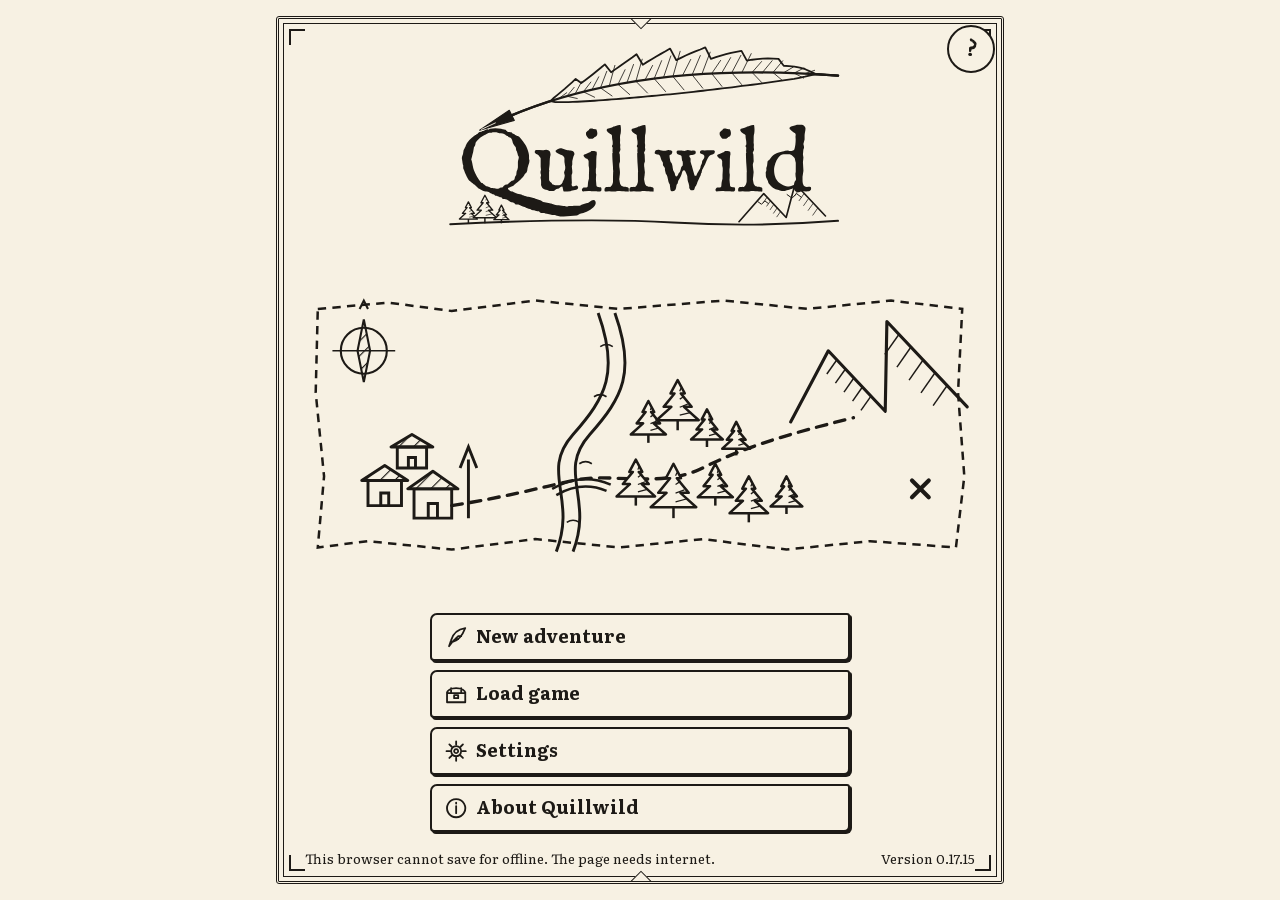
<file: index.html>
<!doctype html>
<html lang="de">
<head>
<meta charset="utf-8">
<meta name="viewport" content="width=device-width, initial-scale=1">
<meta name="robots" content="noindex, nofollow">
<meta name="theme-color" content="#f7f1e3">
<title>Quillwild</title>
<link rel="icon" type="image/png" sizes="32x32" href="assets/icons/favicon-32.png">
<link rel="icon" type="image/svg+xml" href="assets/logo/logo-a-icon.svg">
<link rel="apple-touch-icon" href="assets/icons/apple-touch-icon.png">
<link rel="manifest" href="manifest.webmanifest">
<link rel="stylesheet" href="qw.css?v=0.17.15">
</head>
<body>
<div id="app"></div>
<script src="qw.js?v=0.17.15"></script>
<script>QW.ui.start();</script>
</body>
</html>
</file>
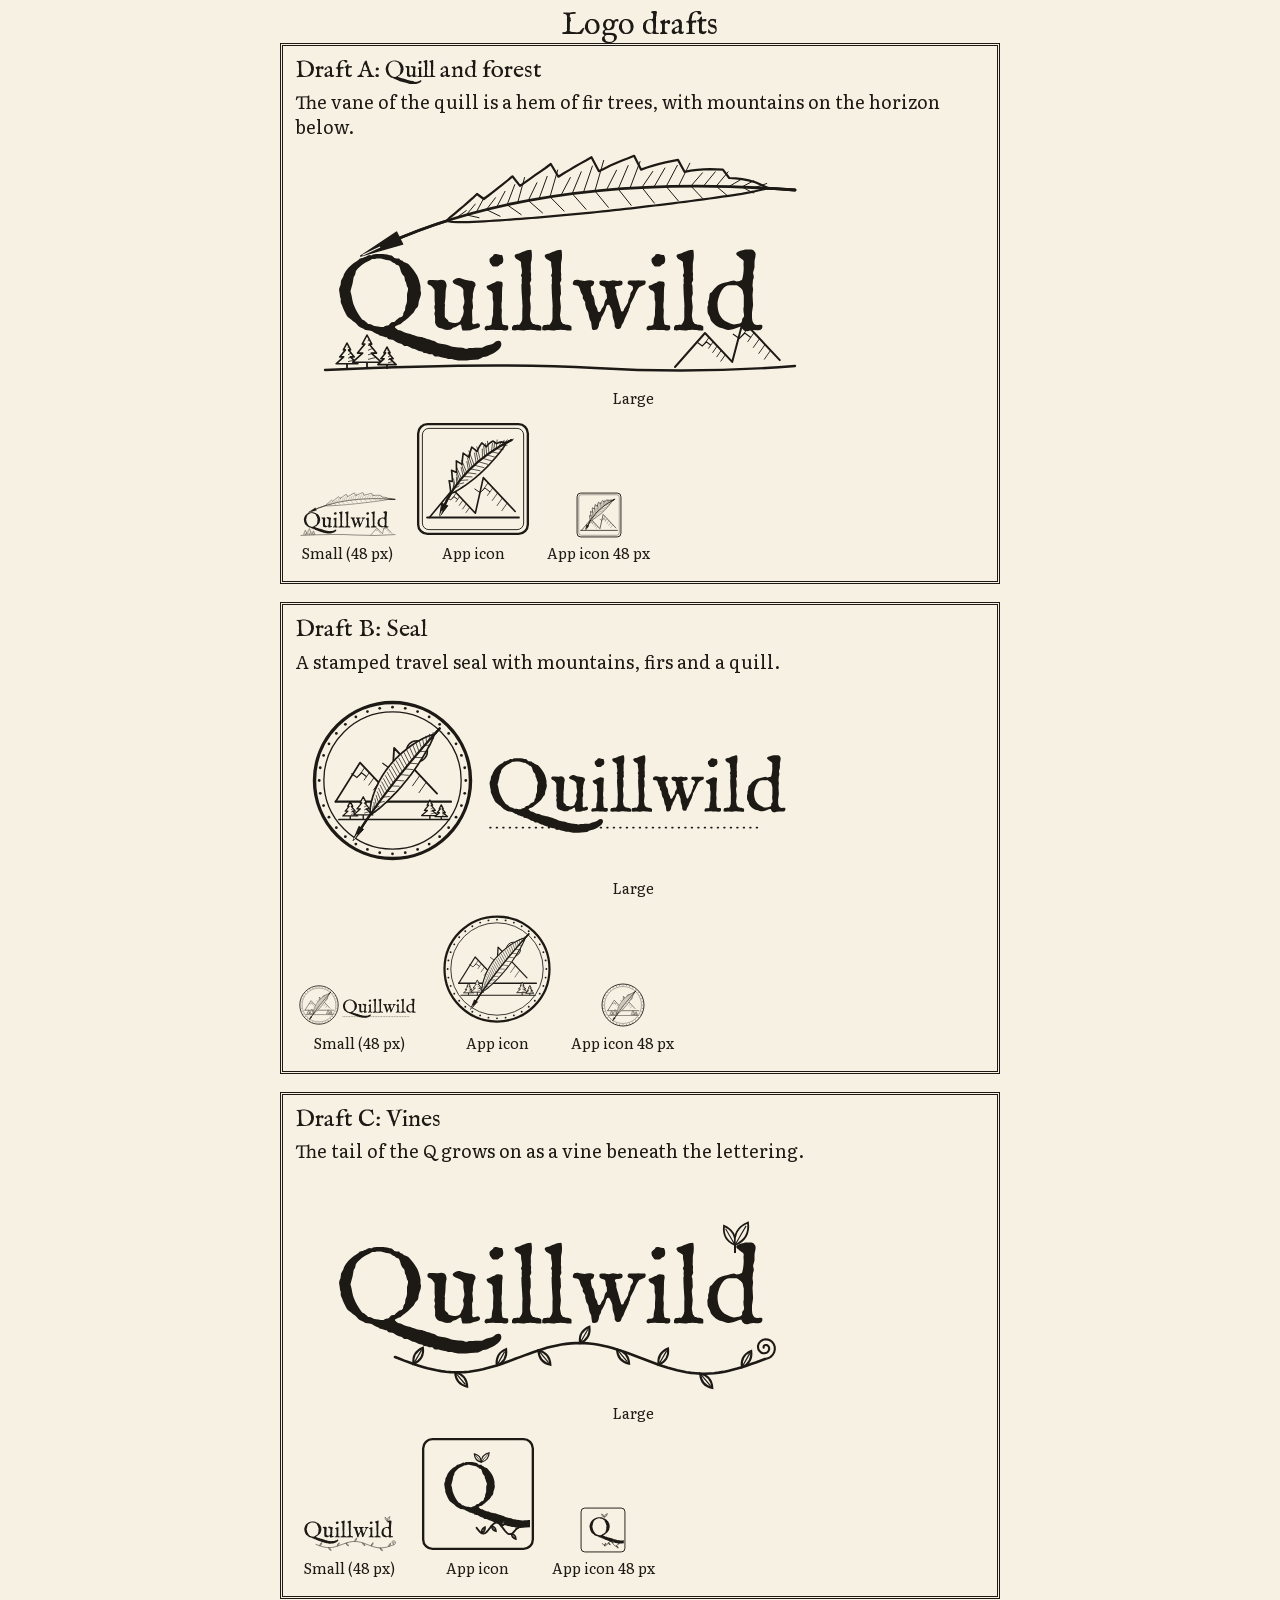
<file: logo-entwuerfe.html>
<!doctype html>
<html lang="de">
<head>
<meta charset="utf-8">
<meta name="viewport" content="width=device-width, initial-scale=1">
<meta name="robots" content="noindex, nofollow">
<title>Quillwild</title>
<link rel="icon" type="image/png" sizes="32x32" href="assets/icons/favicon-32.png">
<link rel="stylesheet" href="qw.css?v=0.17.15">
<style>
body { padding: 8px; }
.drafts { max-width: 720px; margin: 0 auto; }
.draft { border: 3px double #1d1a16; padding: 12px; margin: 0 0 18px; }
.draft h2 { margin-bottom: 6px; }
.draft .row { display: flex; flex-wrap: wrap; align-items: flex-end; }
.draft .cell { margin: 6px 14px 6px 0; text-align: center; font-size: 0.8em; }
.draft .big { width: 100%; max-width: 520px; height: auto; display: block; }
.draft .small { height: 48px; width: auto; display: block; margin: 0 auto 4px; }
.draft .icon { width: 120px; height: 120px; display: block; margin: 0 auto 4px; }
.draft .icon48 { width: 48px; height: 48px; display: block; margin: 0 auto 4px; }
</style>
</head>
<body>
<div id="drafts" class="drafts"></div>
<script src="qw.js?v=0.17.15"></script>
<script src="ui/logo-entwuerfe.js"></script>
</body>
</html>
</file>
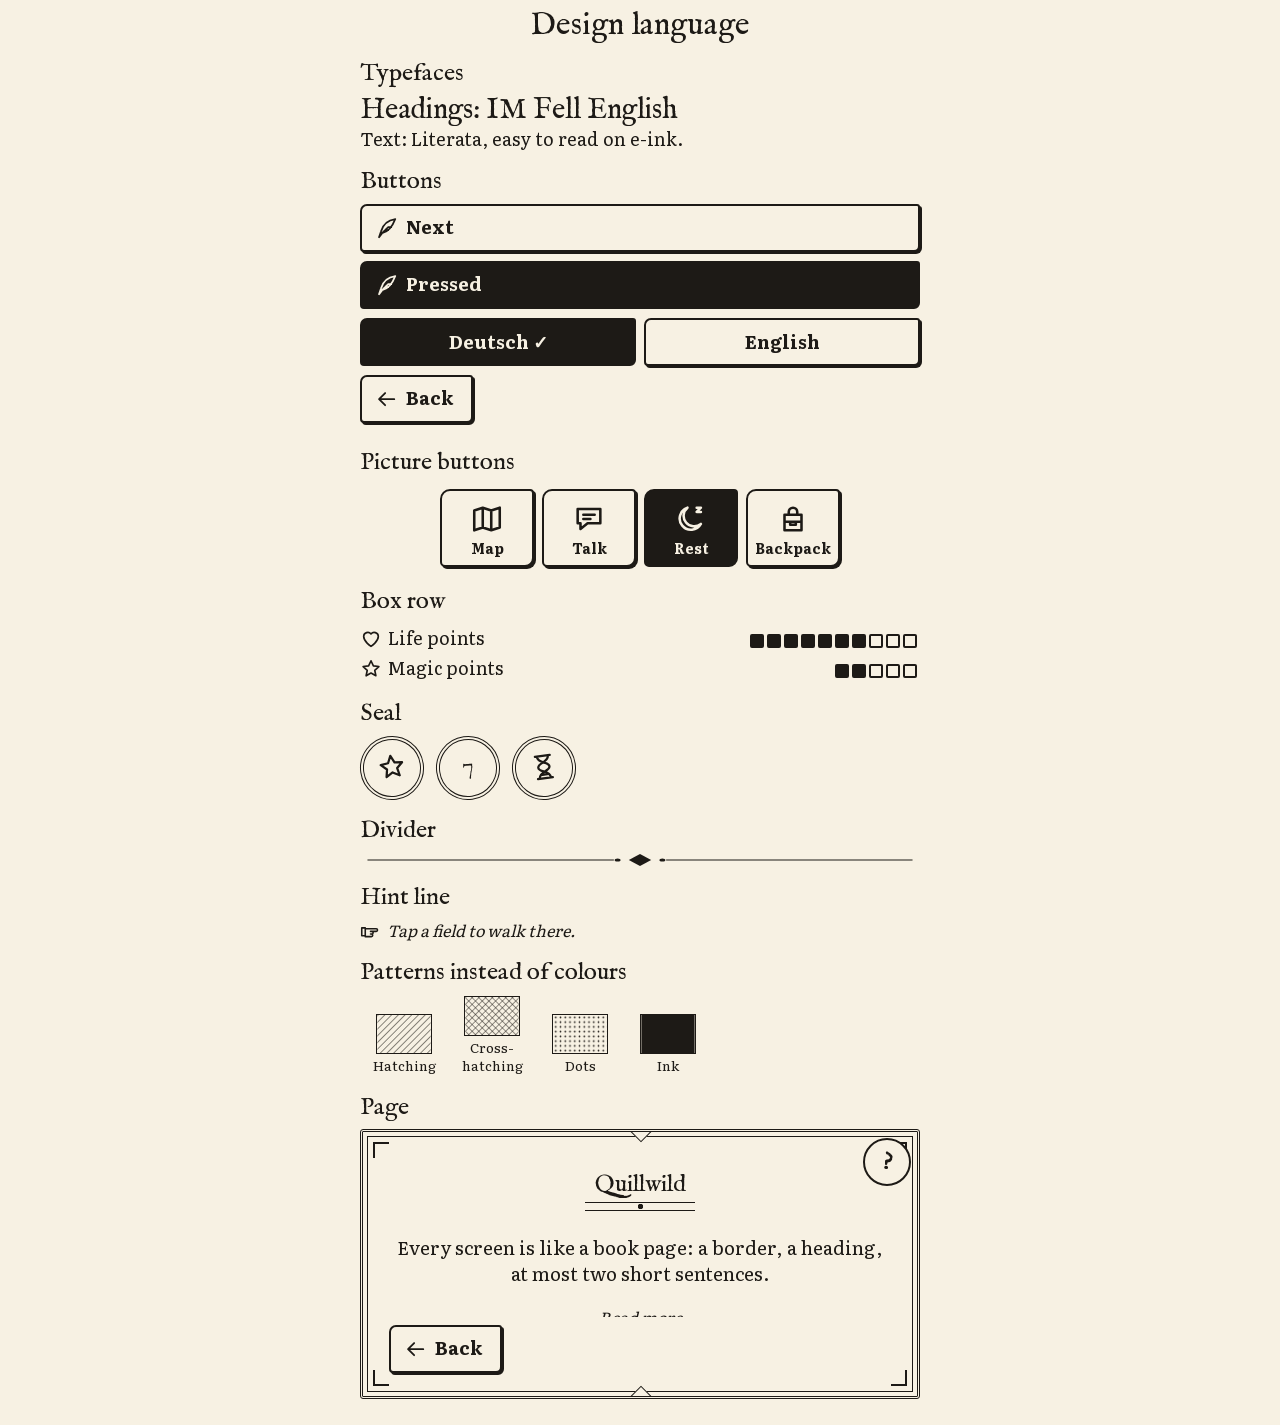
<file: ui/design-muster.html>
<!doctype html>
<html lang="de">
<head>
<meta charset="utf-8">
<meta name="viewport" content="width=device-width, initial-scale=1">
<meta name="robots" content="noindex, nofollow">
<title>Quillwild</title>
<link rel="icon" type="image/png" sizes="32x32" href="../assets/icons/favicon-32.png">
<link rel="stylesheet" href="../qw.css?v=0.17.15">
<style>
body { padding: 8px; }
.demo { max-width: 560px; margin: 0 auto 18px; }
.demo h2 { margin: 18px 0 8px; }
.demo .page { height: 270px; }
</style>
</head>
<body>
<div id="demo" class="demo"></div>
<script src="../qw.js?v=0.17.15"></script>
<script src="design-muster.js"></script>
</body>
</html>
</file>
<file: qw.css>
@font-face{font-family:'Literata';src:url('assets/fonts/literata-regular.woff') format('woff');font-weight:400;font-style:normal;font-display:fallback}@font-face{font-family:'Literata';src:url('assets/fonts/literata-bold.woff') format('woff');font-weight:700;font-style:normal;font-display:fallback}@font-face{font-family:'IM Fell English';src:url('assets/fonts/imfell-regular.woff') format('woff');font-weight:400;font-style:normal;font-display:fallback}:root{--paper:#f7f1e3;--ink:#1d1a16;--ink-soft:#5b5246;--fs:18px;--tap:48px}html.fs-large{--fs:21px}*{box-sizing:border-box}html,body{margin:0;padding:0;background:var(--paper);color:var(--ink);font-family:'Literata',Georgia,'Times New Roman',serif;font-size:var(--fs);line-height:1.35;-webkit-text-size-adjust:100%;text-size-adjust:100%}body{overflow-x:hidden}a{color:var(--ink)}h1,h2,h3,.head{font-family:'IM Fell English',Georgia,serif;font-weight:400;margin:0;line-height:1.1}h1{font-size:1.75em}h2{font-size:1.35em}h3{font-size:1.1em}p{margin:0 0 0.5em}#app{width:100%;height:100vh;max-width:760px;margin:0 auto;padding:6px}.page{position:relative;height:100%;display:flex;flex-direction:column;border:3px double var(--ink);border-radius:3px;box-shadow:inset 0 0 0 4px var(--paper),inset 0 0 0 5px var(--ink);padding:14px 14px 10px;overflow:hidden}.page::before,.page::after{content:'';position:absolute;width:14px;height:14px;border:1.5px solid var(--ink);transform:rotate(45deg);background:var(--paper)}.page::before{top:-9px;left:50%;margin-left:-7px}.page::after{bottom:-9px;left:50%;margin-left:-7px}.page-head{flex:0 0 auto;text-align:center;margin-bottom:8px}.page-body{flex:1 1 auto;min-height:0;overflow:hidden;display:flex;flex-direction:column}.page-foot{flex:0 0 auto;padding-top:8px}.center{text-align:center}.grow{flex:1 1 auto;min-height:0}.small{font-size:0.8em}.soft{color:var(--ink-soft)}.btn{display:block;width:100%;min-height:var(--tap);margin:0 0 9px;padding:8px 12px;border:2px solid var(--ink);border-radius:7px 3px 6px 4px;background:var(--paper);color:var(--ink);box-shadow:2px 2px 0 var(--ink);font-family:inherit;font-size:1em;font-weight:700;line-height:1.2;text-align:left;cursor:pointer;-webkit-appearance:none;appearance:none;-webkit-tap-highlight-color:transparent}.btn .ic{width:1.35em;height:1.35em;vertical-align:-0.33em;margin-right:0.45em}.btn:active,.btn.is-pressed,.btn.is-on{background:var(--ink);color:var(--paper);box-shadow:none}.btn:focus{outline:2px dashed var(--ink);outline-offset:2px}.btn.is-on::after{content:' \2713'}.btn[disabled]{border-style:dashed;box-shadow:none;cursor:default}.btn-center{text-align:center}.btn-row{display:flex;margin:0 -4px}.btn-row>.btn{flex:1 1 0;margin-left:4px;margin-right:4px;width:auto;text-align:center}.btn-back{width:auto;display:inline-block;padding-right:18px}.btn-more{display:inline-block;min-height:var(--tap);min-width:var(--tap);padding:10px 6px;border:0;background:none;color:var(--ink);font-family:inherit;font-size:0.9em;font-style:italic;text-decoration:underline;cursor:pointer}.pic-row{display:flex;flex-wrap:wrap;justify-content:center;margin:0 -4px}.pic-btn{flex:0 0 auto;width:94px;min-height:78px;margin:4px;padding:6px 2px 4px;border:2px solid var(--ink);border-radius:10px 4px 9px 5px;background:var(--paper);color:var(--ink);box-shadow:2px 2px 0 var(--ink);font-family:inherit;font-size:0.78em;font-weight:700;line-height:1.1;text-align:center;cursor:pointer;-webkit-appearance:none;appearance:none}.pic-btn[disabled]{border-style:dashed;box-shadow:none;cursor:default}.pic-btn .ic{display:block;width:34px;height:34px;margin:0 auto 4px}.pic-btn:active,.pic-btn.is-on{background:var(--ink);color:var(--paper);box-shadow:none}.boxes{display:inline-block;white-space:nowrap;vertical-align:middle}.box{display:inline-block;width:14px;height:14px;margin-right:3px;border:2px solid var(--ink);border-radius:2px;background:var(--paper);vertical-align:middle}.box.on{background:var(--ink)}.box.half{background:repeating-linear-gradient(45deg,var(--ink) 0,var(--ink) 2px,var(--paper) 2px,var(--paper) 5px)}.stat{display:flex;align-items:center;justify-content:space-between;min-height:30px}.stat .ic{width:22px;height:22px;margin-right:6px;vertical-align:middle}.seal{display:inline-block;width:64px;height:64px;border:4px double var(--ink);border-radius:50%;text-align:center;line-height:52px;font-family:'IM Fell English',Georgia,serif;font-size:1.4em;transform:rotate(-8deg);background:var(--paper)}.seal .ic{width:30px;height:30px;vertical-align:middle}.rule{display:block;width:100%;height:14px;margin:6px 0}.hint{font-style:italic;font-size:0.9em;margin:4px 0}.hint .ic{width:1.3em;height:1.3em;vertical-align:-0.3em;margin-right:0.35em}.ic{display:inline-block;width:24px;height:24px}.art{display:block}.art-box{flex:1 1 auto;min-height:60px;display:flex;align-items:center;justify-content:center}.art-box>svg,.art-box>img{flex:0 0 auto;max-width:100%}.title-page .page-head{margin-bottom:0}.logo{display:block;width:100%;max-width:440px;height:auto;margin:0 auto}.logo-box{flex:0 1 auto;min-height:70px;text-align:center}.logo-box img{max-width:100%;max-height:22vh}.title-menu{flex:0 0 auto;max-width:420px;width:100%;margin:4px auto 0}.title-foot{display:flex;justify-content:space-between;align-items:flex-end;font-size:0.75em;min-height:18px}.offline-line{flex:1 1 auto;padding-right:8px}.version{flex:0 0 auto}.lead{font-size:1.05em;text-align:center;margin:8px 0}.more-text{font-size:0.95em}.section-title{font-family:'IM Fell English',Georgia,serif;font-size:1.15em;margin:6px 0 3px}.settings-offline{display:flex;align-items:center;justify-content:space-between}.btn-row-3>.btn{font-size:0.85em;padding-left:3px;padding-right:3px}.settings-offline .btn-more{flex:0 0 auto;width:auto}.update-msg{margin:0 0 2px;text-align:right;line-height:1.2;font-size:0.75em}.page-settings .section-title{margin:2px 0 2px}.tip-card{display:block;flex:0 0 auto;width:100%;box-sizing:border-box;text-align:left;font:inherit;color:var(--ink);cursor:pointer;background:var(--paper);border:3px double var(--ink);border-radius:6px;padding:6px 10px 4px;margin:12px 0 6px;min-height:48px}.page-head:empty + .page-body>.tip-card{margin-right:52px;width:auto}.tip-card .tip-text{display:block;line-height:1.3}.tip-card .ic{width:20px;height:20px;vertical-align:-4px;margin-right:6px}.tip-card .tip-ok{display:block;text-align:right;font-weight:bold;font-size:0.9em;margin-top:2px}.tut-bar{flex:0 0 auto;border:2px dashed var(--ink);border-radius:6px;padding:5px 8px;margin:0 0 6px;font-size:0.85em;line-height:1.3}.tut-bar p{margin:0}.tut-bar p .ic{width:18px;height:18px;vertical-align:-3px;margin-right:5px}.tut-bar .btn{margin-top:5px}.wev-bar{flex:0 0 auto;border:2px solid var(--ink);border-radius:6px;padding:4px 8px;margin:0 0 6px;font-size:0.8em;line-height:1.3}.wev-bar p{margin:0}.wev-bar p .ic{width:16px;height:16px;vertical-align:-3px;margin-right:5px}.inn-people{flex:0 0 auto;margin-bottom:2px}.help-page-art{min-height:90px}.update-bar{flex:0 0 auto;border:2px solid var(--ink);border-radius:6px;padding:6px 8px 2px;margin:0 0 6px;background:var(--paper)}.update-bar p{margin:0 0 4px;font-size:0.8em;line-height:1.3}.update-bar p .ic{width:18px;height:18px;vertical-align:-3px;margin-right:6px}.swatch{display:inline-block;width:84px;text-align:center;font-size:0.75em;margin:2px}.swatch svg{display:block;width:56px;height:40px;margin:0 auto 2px;border:1.5px solid var(--ink)}@media (min-width:700px){#app{padding:16px}.page{padding:22px 26px 14px}}@media (max-height:600px){.btn{margin-bottom:7px;padding-top:6px;padding-bottom:6px}.page{padding-top:10px}}.btn.btn-more{display:inline-block;width:auto;margin:0;border:0;box-shadow:none;background:none;color:var(--ink);font-weight:400;text-align:center}.btn.btn-more:active{background:var(--ink);color:var(--paper)}.step{text-align:center;letter-spacing:0.08em}.page-tight .page-head{margin-bottom:2px}.btn.btn-icon{display:inline-block;width:var(--tap);min-width:var(--tap);height:var(--tap);margin:0;padding:0;text-align:center;flex:0 0 auto}.btn.btn-icon .ic{margin:0;width:26px;height:26px;vertical-align:middle}.picker{display:flex;align-items:center;justify-content:space-between;margin:0 0 6px}.picker-label{flex:1 1 auto;text-align:center;padding:0 6px}.field-label{display:block;font-weight:700;margin:6px 0 4px}.field{display:block;width:100%;min-height:52px;margin:0 0 12px;padding:8px 12px;border:2px solid var(--ink);border-radius:4px;background:#fffdf6;color:var(--ink);font-family:inherit;font-size:1.3em}.field:focus{outline:2px dashed var(--ink);outline-offset:2px}.portrait{display:block}.portrait-big{width:150px;height:180px;margin:0 auto}@media (min-height:600px){.portrait-big{width:192px;height:230px}}.portrait-step{width:84px;height:101px;margin:6px auto 0}.portrait-mid{width:104px;height:125px;flex:0 0 auto}.pic-grid{max-width:224px;margin:4px auto 8px}.pic-grid .pic-btn{width:100px;min-height:80px}.stat-row{display:flex;align-items:center;justify-content:space-between;margin:0 0 6px}.stat-row .stat-name{flex:1 1 auto}.stat-row .stat-name .ic,.stat .ic{width:22px;height:22px;vertical-align:-5px;margin-right:6px}.stat-row .boxes{margin:0 6px}.sum-top{display:flex;align-items:center;margin-bottom:6px}.sum-text{flex:1 1 auto;padding-left:12px}.sum-text .ic{width:20px;height:20px;vertical-align:-4px}.sum-name{font-size:1.45em;margin-bottom:4px}.meter .num{font-size:0.8em;display:inline-block;min-width:3.4em;text-align:right}.meter{min-height:28px}.bld{cursor:pointer}.bld-label{font-family:'Literata',Georgia,serif;font-weight:700;font-size:12px;fill:#1d1a16}.village-line{display:flex;justify-content:center;align-items:center;margin-top:2px}.village-line>* + *{margin-left:8px}.village-line .boxes{margin-left:16px}.village-line .box{width:11px;height:11px;margin-right:2px}.time-part{white-space:nowrap}.time-part .ic{width:16px;height:16px;vertical-align:-3px;margin-right:2px}.village-line{flex-wrap:wrap}.who{display:flex;align-items:center;margin:4px 0 6px}.portrait-who{width:84px;height:101px;flex:0 0 auto}.who-text{padding-left:12px}.who-name{font-size:1.5em}.speech{position:relative;margin:6px 0 4px;padding:10px 12px;border:2px solid var(--ink);border-radius:12px 4px 12px 12px;background:#fffdf6;font-size:1.05em}.speech::before{content:'';position:absolute;top:-10px;left:34px;width:14px;height:14px;border-left:2px solid var(--ink);border-top:2px solid var(--ink);background:#fffdf6;transform:rotate(45deg)}.people{display:flex;flex-wrap:wrap;margin:0 -3px}.person-btn{display:flex;align-items:center;width:calc(50% - 6px);min-height:56px;margin:3px;padding:2px 4px;border:2px solid var(--ink);border-radius:8px 3px 7px 4px;background:var(--paper);color:var(--ink);box-shadow:2px 2px 0 var(--ink);font-family:inherit;font-size:0.85em;line-height:1.15;text-align:left;cursor:pointer}.person-btn:active{background:var(--ink);color:var(--paper)}.portrait-mini{width:44px;height:53px;flex:0 0 auto;margin-right:6px}.pic-row-4{flex-wrap:nowrap}.pic-row-4 .pic-btn{width:calc(25% - 8px);min-width:56px;font-size:0.72em}.pic-row-4 .pic-btn{word-break:keep-all;overflow-wrap:normal;-webkit-hyphens:none;hyphens:none;padding-left:1px;padding-right:1px}@media (max-width:420px){.pic-row-4 .pic-btn{font-size:0.62em;letter-spacing:-0.02em}}.map-box{flex:1 1 auto;min-height:0;display:flex;align-items:center;justify-content:center;overflow:hidden}.map{display:block}.map [data-act=tile]{cursor:pointer}.overview{display:block}.seal.seal-big{width:96px;height:96px;line-height:84px}.seal.seal-big .ic{width:48px;height:48px}.sign-list{width:100%}.sign-way{font-size:1.15em;padding:8px 6px;border-bottom:1px dashed var(--ink)}.sign-arrow{display:inline-block;width:1.6em;font-weight:700;font-size:1.3em;text-align:center}.slots{display:flex;flex-wrap:wrap;margin:0 -3px}.slot{width:calc(33.33% - 6px);height:62px;margin:3px;padding:4px;border:2px solid var(--ink);border-radius:6px 3px 5px 4px;position:relative;font-size:0.8em;line-height:1.1}.slot .ic{width:26px;height:26px;display:block}.slot-name{display:block;overflow:hidden;white-space:nowrap;text-overflow:ellipsis}.slot-n{position:absolute;right:5px;top:3px;font-weight:700}.page-fight .page-body{justify-content:flex-start}.foes{display:flex;margin:0 -3px 4px}.foe{flex:1 1 0;min-width:0;min-height:48px;margin:0 3px;padding:2px 3px 4px;border:2px solid var(--ink);border-radius:8px 4px 8px 4px;background:var(--paper);color:var(--ink);font-family:inherit;font-size:0.78em;line-height:1.1;text-align:center;cursor:pointer}.foe.is-target{border:4px double var(--ink);padding:0 1px 2px}.foe.is-gone{border-style:dashed}.foe-pic{display:block;width:100%;height:58px}.foes-1 .foe-pic{height:92px}.foes-2 .foe-pic{height:72px}.foe-name{display:block;font-weight:700;white-space:nowrap;overflow:hidden;text-overflow:ellipsis}.foes-3 .foe-name{font-size:0.82em;letter-spacing:-0.02em}.foe-bars{display:block;margin-top:2px}.foe-bars .box{width:8px;height:8px;margin-right:1px;border-width:1.5px}.calm-bar .box{border-radius:50%}.calm-bar .box.on{background:repeating-linear-gradient(45deg,var(--ink) 0,var(--ink) 1.5px,var(--paper) 1.5px,var(--paper) 3px)}.foe-nums{display:block;margin-top:2px;font-size:0.92em;line-height:1.1}.fight-danger{display:none;padding:2px 4px;font-size:0.86em;text-align:center}.fight-danger .box{width:9px;height:9px}.fight-status>span{white-space:nowrap}.fight-status .pips{flex:0 0 auto}.intent{display:block;margin-top:2px;font-size:1.15em}.intent .ic{width:18px;height:18px;vertical-align:-3px;margin-right:2px}.fight-status{display:flex;justify-content:space-between;align-items:center;padding:3px 4px;border-top:1.5px solid var(--ink);border-bottom:1.5px solid var(--ink)}.fight-status .ic{width:18px;height:18px;vertical-align:-3px;margin-right:2px}.pips{white-space:nowrap}.pip{display:inline-block;width:13px;height:13px;margin-left:3px;border:2px solid var(--ink);border-radius:50%;vertical-align:middle}.pip.on{background:var(--ink)}.fight-log{font-size:0.82em;font-style:italic;line-height:1.25;height:2.5em;margin:3px 0;overflow:hidden}.hand{display:flex;flex-direction:column}.card-row{display:flex;align-items:stretch;margin:0 0 5px}.card-row .card-btn{flex:1 1 auto;min-width:0;margin:0 4px 0 0}.card-info{flex:0 0 48px;width:48px;min-height:48px;padding:0;border:2px solid var(--ink);border-radius:4px 7px 4px 6px;background:var(--paper);color:var(--ink);box-shadow:2px 2px 0 var(--ink);cursor:pointer;display:flex;align-items:center;justify-content:center}.card-info .ic{width:22px;height:22px}.card-info.is-on{background:var(--ink);color:var(--paper);box-shadow:none}.card-info[disabled]{border-style:dashed;box-shadow:none;cursor:default}.card-btn{position:relative;display:block;min-height:48px;margin:0 0 5px;padding:3px 8px 3px 66px;border:2px solid var(--ink);border-radius:7px 3px 6px 4px;background:var(--paper);color:var(--ink);box-shadow:2px 2px 0 var(--ink);font-family:inherit;font-size:0.86em;line-height:1.15;text-align:left;cursor:pointer}.card-btn .ic{position:absolute;left:36px;top:50%;margin-top:-11px;width:22px;height:22px}.card-cost{position:absolute;left:6px;top:50%;margin-top:-12px;width:24px;height:24px;line-height:20px;border:2px solid currentColor;border-radius:50%;text-align:center;font-weight:700}.card-name{display:block;font-weight:700}.card-mp{font-weight:400;font-size:0.85em}.card-text{display:block;font-size:0.86em}.card-btn.is-on{background:var(--ink);color:var(--paper);box-shadow:none}.card-btn[disabled]{border-style:dashed;box-shadow:none;cursor:default}.card-spell{border-style:double;border-width:4px;padding:1px 6px 1px 64px}.end-pics{display:flex;justify-content:center}.end-pic{width:110px;height:88px}.foes-1 .foe-pic{height:74px}@media (min-height:700px){.fight-danger{display:block}.foes-1 .foe-pic{height:104px}.foes-2 .foe-pic{height:84px}}@media (min-width:600px) and (min-height:700px){.foes-1 .foe-pic{height:150px}.foes-2 .foe-pic{height:130px}.foes-3 .foe-pic{height:110px}.end-pic{width:150px;height:120px}}.page-fight .btn-row .btn{font-size:0.8em;padding:6px 3px;white-space:nowrap;overflow:hidden;text-overflow:ellipsis}.page-fight .btn-row .btn .ic{width:18px;height:18px;margin-right:3px;vertical-align:-4px}.fight-btns .fb-end{flex:2 1 0}.fight-btns .fb-flee{flex:1.3 1 0}.page-fight .fight-btns>.fb-end,.page-fight .fight-btns>.fb-flee{white-space:normal;overflow:visible;text-overflow:clip;line-height:1.1}html.fs-large .page-fight .fight-btns>.fb-end,html.fs-large .page-fight .fight-btns>.fb-flee{font-size:0.7em}@media (max-width:420px){.page-fight .fight-btns .fb-end .ic,.page-fight .fight-btns .fb-flee .ic{display:none}.page-fight .fight-btns>.btn{margin-left:2px;margin-right:2px}.page-fight .fight-btns>.fb-end,.page-fight .fight-btns>.fb-flee{flex:1 1 auto}}.fight-btns .fb-ability{flex:0 0 auto;width:var(--tap);margin-left:4px;margin-right:4px}.page-fight .btn-row .btn.fb-ability .ic{width:26px;height:26px;margin:0;vertical-align:middle}.hand.hand-grid{flex-direction:row;flex-wrap:wrap;margin:0 -3px}.hand-grid .card-row{width:calc(50% - 6px);margin:0 3px 5px}.hand-grid .card-row .card-btn{width:auto;margin:0 3px 0 0;padding:3px 4px 3px 52px;font-size:0.78em}.hand-grid .card-btn .ic{left:28px;width:18px;height:18px;margin-top:-9px}@media (max-width:420px){.hand-grid .card-row .card-btn{padding:3px 1px 3px 25px;font-size:0.7em;letter-spacing:-0.01em}.hand-grid .card-btn .ic{display:none}}.hand-grid .card-cost{left:4px;width:22px;height:22px;line-height:18px;margin-top:-11px}@media (max-width:420px){.hand-grid .card-cost{left:2px;width:20px;height:20px;line-height:16px;margin-top:-10px;font-size:0.9em}}.hand-grid .card-text{white-space:nowrap;overflow:hidden;text-overflow:ellipsis}.hand-grid .card-name{white-space:normal;overflow:hidden;line-height:1.1;word-break:break-word;overflow-wrap:anywhere}.hand-grid .card-row .card-spell{padding:1px 2px 1px 50px}@media (max-width:420px){.hand-grid .card-row .card-spell{padding:1px 1px 1px 23px}}button.slot{background:var(--paper);color:var(--ink);font-family:inherit;text-align:left;cursor:pointer;box-shadow:2px 2px 0 var(--ink)}button.slot:active{background:var(--ink);color:var(--paper)}.slot-empty{border-style:dashed}.gear-row,.recipe{display:flex;align-items:center;width:100%;min-height:52px;margin:0 0 6px;padding:4px 8px;border:2px solid var(--ink);border-radius:7px 3px 6px 4px;background:var(--paper);color:var(--ink);box-shadow:2px 2px 0 var(--ink);font-family:inherit;font-size:0.88em;line-height:1.2;text-align:left;cursor:pointer}.gear-row .ic,.recipe .ic{width:30px;height:30px;flex:0 0 auto;margin-right:8px}.recipe[disabled]{border-style:dashed;box-shadow:none;cursor:default}.recipes{display:flex;flex-direction:column}.recipe{min-height:48px;margin-bottom:4px;padding:2px 8px}.deck-list{-webkit-column-count:2;-webkit-column-gap:8px;column-count:2;column-gap:8px;font-size:0.8em}.deck-row{position:relative;break-inside:avoid;padding:3px 0 3px 30px;border-bottom:1px dashed var(--ink);line-height:1.15}.deck-row .card-cost{left:0;top:4px;margin-top:0;width:22px;height:22px;line-height:18px;font-size:0.9em}.trade{display:flex;margin:0 -3px}.trade-col{flex:1 1 0;margin:0 3px;min-width:0}.trade-col + .trade-col{border-left:1.5px dashed var(--ink);padding-left:5px}.trade-title{font-weight:700;font-size:0.85em;text-align:center;margin-bottom:3px}.wares{display:flex;flex-wrap:wrap}.ware{position:relative;width:48px;height:52px;margin:0 2px 4px;padding:2px 0 0;border:2px solid var(--ink);border-radius:6px 3px 5px 3px;background:var(--paper);color:var(--ink);font-family:inherit;text-align:center;cursor:pointer}.ware .ic{width:24px;height:24px;display:block;margin:0 auto}.ware .price{display:block;font-weight:700;font-size:0.85em}.ware .ware-n{position:absolute;top:0;right:2px;font-size:0.65em;font-weight:700}.ware.is-on{background:var(--ink);color:var(--paper)}.ware[disabled]{border-style:dashed;cursor:default}.trade-info{font-size:0.85em;margin-top:4px}.trade-many .trade-col:first-child{flex:2 1 0}.trade-many .trade-col + .trade-col{flex:3 1 0}.trade-many .ware{margin:0 1px 4px}.recipes{flex-direction:row;flex-wrap:wrap;margin:0 -3px}.recipe{width:calc(50% - 6px);margin:0 3px 5px;padding:2px 4px;font-size:0.78em}.recipe .ic{width:22px;height:22px;margin-right:4px}.comp-btn.is-on{border-width:3px;box-shadow:3px 3px 0 var(--ink);font-weight:700}.comp-btn[disabled]{border-style:dashed;box-shadow:none;cursor:default}.comp-unknown,.comp-pet{display:inline-block;width:44px;height:44px;line-height:44px;margin-right:6px;text-align:center;font-size:1.6em;font-weight:700}.comp-pet .ic{width:34px;height:34px;vertical-align:middle}.talk-comp{margin:4px 0 0;font-style:italic;font-size:0.9em}.talk-comp .ic{width:18px;height:18px;vertical-align:-3px;margin-right:4px}.home-list .recipe{width:100%;margin:0 3px 6px;padding:4px 8px;font-size:0.9em}.dmap{display:block}.dmap [data-act=room]{cursor:pointer}.room-q{font-family:'IM Fell English',Georgia,serif;font-size:26px;fill:#1d1a16}.btn.btn-banner{margin:4px 0 0;min-height:48px}.boss-pic{width:180px;height:144px}.puzzle-box{flex-direction:column}.lamps{display:flex;justify-content:center}.lamp{width:56px;height:76px;margin:0 3px;border:2px solid var(--ink);border-radius:28px 28px 6px 6px;background:var(--paper);color:var(--ink);font-family:inherit;cursor:pointer}.lamp .ic{width:34px;height:34px;display:block;margin:0 auto}.lamp.is-lit{background:var(--ink);color:var(--paper)}.lamp-n{font-weight:700;font-size:0.85em}.mirrors{display:block}.mirrors [data-act=pz]{cursor:pointer}.clues{width:100%}.clue{display:flex;align-items:center;justify-content:center;min-height:34px;border-bottom:1px dashed var(--ink)}.clue .ic{width:28px;height:28px}.clue-mid{font-weight:700;font-size:1.2em;margin:0 10px;position:relative}.clue-slots{margin-left:10px;white-space:nowrap;position:relative}.clue-slot{display:inline-block;width:14px;height:14px;margin-right:3px;border:2px solid var(--ink);vertical-align:middle}.clue-slot.on{background:var(--ink)}.clue-not{font-weight:700;margin-left:6px}.stone-slots{display:flex;justify-content:center;margin-top:10px}.stone{width:64px;height:64px;margin:0 4px;border:3px double var(--ink);border-radius:50%;background:var(--paper);color:var(--ink);font-family:inherit;cursor:pointer}.stone .ic{width:34px;height:34px}.stone-n{font-size:1.1em;opacity:0.6}.riddle-goal{margin:0 0 4px;text-align:center;font-weight:700;font-size:0.95em}@media (max-width:520px){.riddle-goal{padding:0 34px}}@media (min-width:520px) and (min-height:700px){.clue{min-height:44px}.clue .ic{width:36px;height:36px}.stone{width:76px;height:76px}.stone .ic{width:42px;height:42px}}.clue-mark{display:inline-block;width:26px;margin-left:8px;font-weight:700;font-size:1.15em;text-align:center}.clue-mark.clue-bad{border:2px solid var(--ink);border-radius:50%;line-height:20px;height:22px}.btn-row-3>.btn{font-size:0.9em;padding-left:4px;padding-right:4px;white-space:nowrap}@media (max-width:420px){.btn-row-3>.btn{font-size:0.8em}.btn-row-3>.btn .ic{width:18px;height:18px}}.pic-btn{-webkit-hyphens:manual;hyphens:manual;overflow-wrap:break-word;word-wrap:break-word}.pic-btn{width:auto;min-width:94px;max-width:150px;padding-left:6px;padding-right:6px}.pic-grid .pic-btn{width:100px}.pic-row-find>.pic-btn{min-width:120px}.pic-row-5{margin-left:-2px;margin-right:-2px}.pic-row-5 .pic-btn{width:calc(20% - 4px);min-width:54px;margin-left:2px;margin-right:2px;padding-left:0;padding-right:0;font-size:0.6em;text-align:center;word-break:normal;overflow-wrap:normal;-webkit-hyphens:none;hyphens:none}.qtabs{margin-top:4px;margin-bottom:2px}.qlist{margin-top:2px}.qrow{display:flex;align-items:flex-start;min-height:48px;padding:6px 2px;border-bottom:1px dashed var(--ink)}.qrow>.ic{width:28px;height:28px;flex:0 0 auto;margin-right:8px}.qrow-text{flex:1 1 auto;line-height:1.25}.qrow-need,.qrow-day{display:block;margin-top:2px}.qrow-need .ic{width:1.1em;height:1.1em;vertical-align:-0.2em;margin-right:0.3em}.qpage{flex:1 1 auto;align-self:center;text-align:center}.consequence{font-weight:bold;text-align:center;margin:6px 0;padding:4px;border:2px solid var(--ink);border-radius:6px}.consequence .ic{width:1.3em;height:1.3em;vertical-align:-0.3em;margin-right:0.35em}.rewards{display:flex;flex-wrap:wrap;margin:4px -4px}.reward-row{width:calc(50% - 8px);margin:2px 4px;display:flex;align-items:center;min-height:32px}.reward-row .ic{width:24px;height:24px;flex:0 0 auto;margin-right:6px}.btn.btn-quest{border-style:double;border-width:5px}.help-btn{position:absolute;top:6px;right:6px;z-index:2;width:48px;height:48px;padding:0;border:2px solid var(--ink);border-radius:50%;background:var(--paper);color:var(--ink);font-family:'IM Fell English',Georgia,serif;font-size:26px;font-weight:700;line-height:44px;text-align:center;cursor:pointer}.help-btn:active{background:var(--ink);color:var(--paper)}.page-head h2,.page-head h1{margin-left:46px;margin-right:46px}.tip{border:2px dashed var(--ink);border-radius:6px;padding:4px 6px;font-style:normal}.fight-btns .fb-help{flex:0 0 auto;width:52px;font-family:'IM Fell English',Georgia,serif;font-size:24px;padding:0}.help-art{text-align:center}.menu-list .btn{margin-bottom:7px}.wm-name{font-family:'IM Fell English',Georgia,serif;fill:#1d1a16;stroke:#f7f1e3;stroke-width:4px;paint-order:stroke;font-weight:700}.overview [data-act=look]{cursor:pointer}.travel-list .btn{font-size:0.9em}.folk-art{max-height:120px}.letter{border:2px solid var(--ink);border-radius:4px;padding:6px 10px;margin:4px 0;box-shadow:3px 3px 0 var(--ink)}.letter p{margin:0 0 4px}.letter-sign{text-align:right;font-style:italic}.verse{font-style:italic}.seal-grid{margin:4px auto}.seal-row{display:flex;align-items:center;justify-content:center}.seal-rown{width:16px;font-size:0.75em;text-align:right;margin-right:4px}.seal-cell{width:46px;height:46px;margin:1px;border:1.5px solid var(--ink);border-radius:4px;display:flex;align-items:center;justify-content:center}.seal-cell .ic{width:32px;height:32px}.seal-small .seal-cell{width:30px;height:22px;margin:1px;box-sizing:border-box}.btn-row>.btn-wide{flex:2 1 0}.page-seal .seal-grid{margin-top:0}.seal-small .seal-cell .ic{width:20px;height:20px}.seal-cursor{border-width:3px;border-style:dashed}.seal-bad .seal-cell{border-style:double;border-width:4px}.seal-mark{width:16px;font-weight:700;margin-left:4px}.seal-msg{margin:2px 0}.seal-keys{display:flex;flex-wrap:wrap;justify-content:center}.seal-key{width:calc(25% - 6px);min-height:48px;margin:0 3px 2px;border:2px solid var(--ink);border-radius:6px;background:var(--paper);color:var(--ink);padding:0;cursor:pointer}.seal-key .ic{width:30px;height:30px}.seal-key:active{background:var(--ink);color:var(--paper)}.seal-key[disabled]{border-style:dashed}@media (min-width:520px){.seal-key{width:calc(12.5% - 6px)}}.travel-code{font-family:'Courier New',monospace;font-size:1.15em;font-weight:700;letter-spacing:1px;word-spacing:6px;line-height:1.6;text-align:center;padding:8px;border:2px solid var(--ink);border-radius:6px}.qr{width:240px;height:240px;max-width:100%}.code-input{width:100%;font-family:'Courier New',monospace;font-size:1em;border:2px solid var(--ink);border-radius:6px;padding:6px;background:var(--paper);color:var(--ink)}.qr-video{width:100%;max-height:300px;border:2px solid var(--ink)}.dice-row{display:flex;flex-wrap:wrap;justify-content:center;margin:2px 0 6px}.die{width:34px;height:34px;margin:2px}.dice-big .die{width:48px;height:48px}.tcard{display:inline-flex;flex-direction:column;align-items:center;justify-content:center;width:44px;height:60px;border:2px solid var(--ink);border-radius:6px;background:var(--paper);margin:2px}.tcard b{font-size:1.5em;line-height:1}.tcard .ic{width:18px;height:18px}.tcard-win{border-width:4px}.tcard-lead{border-style:double;border-width:5px}.tcard-row{display:flex;justify-content:center;flex-wrap:wrap;margin:4px 0}.tcard-hand{margin:0 0 6px}.tcard-btn{padding:0;margin:0 4px;border:0;background:none;color:var(--ink);min-width:48px;min-height:64px;cursor:pointer}.tcard-btn:active .tcard{background:var(--ink);color:var(--paper)}.tround{display:flex;align-items:center;justify-content:center}.tround .tcard{width:34px;height:46px}.tround .tcard b{font-size:1.1em}.tround .tcard .ic{width:14px;height:14px}.tround>.small{width:56px;text-align:center;overflow:hidden;text-overflow:ellipsis;white-space:nowrap}.tround>.small:first-child{width:16px}.tmark{width:20px;font-weight:700;text-align:center}.page-head h2::after{content:'';display:block;width:110px;height:7px;margin:3px auto 0;border-top:1px solid var(--ink);border-bottom:1px solid var(--ink);background:radial-gradient(circle,var(--ink) 2.5px,transparent 3px) center no-repeat;background-size:9px 7px}@media (max-height:660px){.page-head h2::after{display:none}}@media (max-height:660px){.page:not(.page-riddle) .page-head h2:only-child{min-height:33px}.page-tight:not(.page-riddle) .page-head h2:only-child{min-height:33px;margin-bottom:4px}.page-head .qtabs,.page-head .jtabs{margin-top:14px}}.page{background-image:linear-gradient(var(--ink),var(--ink)),linear-gradient(var(--ink),var(--ink)),linear-gradient(var(--ink),var(--ink)),linear-gradient(var(--ink),var(--ink)),linear-gradient(var(--ink),var(--ink)),linear-gradient(var(--ink),var(--ink)),linear-gradient(var(--ink),var(--ink)),linear-gradient(var(--ink),var(--ink));background-size:16px 2px,2px 16px,16px 2px,2px 16px,16px 2px,2px 16px,16px 2px,2px 16px;background-position:left 10px top 10px,left 10px top 10px,right 10px top 10px,right 10px top 10px,left 10px bottom 10px,left 10px bottom 10px,right 10px bottom 10px,right 10px bottom 10px;background-repeat:no-repeat}.soft{color:var(--ink);font-style:italic}.stone-n{opacity:1;font-style:italic}.scene-wrap{display:none;text-align:center;margin:-2px 0 2px}.scene-strip{display:inline-block;vertical-align:top}@media (min-height:700px) and (min-width:480px){.scene-wrap{display:block}}.rep-row{display:flex;align-items:center;padding:3px 0;border-bottom:1px dashed var(--ink)}.rep-row .ic{width:24px;height:24px;flex:0 0 24px;margin-right:8px}.rep-name{flex:1 1 auto;line-height:1.15}.confirm-box{border:2px solid var(--ink);border-radius:6px;padding:6px 8px;margin:6px 0}.confirm-box .consequence{margin:0}.chron-then{display:block;font-style:italic;margin-top:2px}.qtabs-3>.btn{font-size:0.85em;padding-left:2px;padding-right:2px;white-space:nowrap}.qtabs-3>.btn .ic{width:18px;height:18px;margin-right:3px;vertical-align:-3px}.story-aim{display:flex;align-items:flex-start;margin:8px 0 4px;font-size:1.05em}.story-aim .ic{width:24px;height:24px;flex:0 0 24px;margin-right:8px}.story-qs{margin:4px 0 0;padding-left:1.3em}.story-qs li{margin-bottom:4px}.btn.btn-say{text-align:left;line-height:1.25;padding-top:6px;padding-bottom:6px}.talk-fx{margin:4px 0 0;font-size:0.85em;font-weight:700;text-align:center}.talk-fx .ic{width:18px;height:18px;vertical-align:-3px;margin-right:5px}@media (max-width:420px),(max-height:700px){.page-talk .portrait-who{width:60px;height:72px}.page-talk .who{margin:0 0 4px}.page-talk .speech{font-size:0.92em;padding-top:6px;padding-bottom:6px}.page-talk .btn.btn-say{font-size:0.82em;min-height:48px;margin-bottom:5px;padding-top:3px;padding-bottom:3px}.page-talk .btn.btn-say .ic{width:18px;height:18px}.page-talk .talk-fx{font-size:0.78em;margin-top:2px}}.game-list{display:block}.btn.game-btn{display:flex;align-items:center;width:100%;margin:0 0 8px;text-align:left;min-height:56px}.btn.game-btn .ic{width:30px;height:30px;flex:0 0 30px;margin-right:12px}.peb-count{display:flex;flex-wrap:wrap;justify-content:center;font-size:0.85em;margin:0 34px 2px}.peb-count span{margin:0 8px}.peb-count span{white-space:nowrap}.peb-mini{vertical-align:-3px}.peb-board [data-act=pt]{cursor:pointer}.peb-rules{margin:6px 0 0;padding-left:1.4em;font-size:0.95em}.peb-rules li{margin-bottom:4px}.cup-row{display:flex;justify-content:center;margin:6px 0}.cup-btn{display:block;width:23%;max-width:90px;min-height:64px;margin:0 1%;padding:0;border:2px solid transparent;border-radius:6px;background:none;cursor:pointer}button.cup-btn{border-color:var(--ink);border-style:dashed}.cup-art{width:60px;height:64px;display:block;margin:0 auto}@media (min-width:520px){.cup-art{width:76px;height:81px}}.btn.next-line{flex:0 0 auto;margin:0 0 6px;padding:5px 8px;text-align:left;font-size:0.85em;line-height:1.25}.next-line .ic{float:left;width:24px;height:24px;margin:2px 8px 0 0}.next-line .next-text{display:block;overflow:hidden}.next-line .next-where{display:block;margin-top:1px}.qrow-story{display:flex;width:100%;border:0;border-bottom:1px dashed var(--ink);background:none;color:var(--ink);font:inherit;text-align:left}.jtabs{flex-wrap:nowrap;margin:8px 0 2px}.jtabs .pic-btn{flex:0 0 auto;width:50px;min-width:48px;min-height:52px;padding:2px 0;font-size:0.66em;margin:0 2px}.jtabs .pic-btn .ic{width:26px;height:26px;margin-bottom:2px}.jtabs .pic-btn .jt-label{display:none}.jtabs .pic-btn.is-on{flex:1 1 auto;width:auto;max-width:none;padding-left:4px;padding-right:4px}.jtabs .pic-btn.is-on .jt-label{display:block;white-space:nowrap}@media (max-width:420px){html.fs-large .btn-row .btn{min-width:0;padding-left:4px;padding-right:4px;white-space:normal;line-height:1.1;font-size:0.86em;overflow-wrap:break-word}html.fs-large .btn-row .btn .ic{margin-right:2px}html.fs-large .person-btn{font-size:0.66em;overflow-wrap:break-word}html.fs-large .slot-name{font-size:0.74em}html.fs-large .pic-row-5 .pic-btn{font-size:0.44em;letter-spacing:-0.04em}html.fs-large .pic-row-4 .pic-btn{font-size:0.56em}}.meter>span,.fight-status>span{white-space:nowrap}@media (max-width:420px){html.fs-large .meter .box{width:14px;height:14px;margin-right:1px}html.fs-large .meter .num{min-width:0}}@media (max-width:420px) and (max-height:700px){html.fs-large{--fs:19px}html.fs-large .tip-card{margin:6px 0 4px;padding:4px 8px 2px}html.fs-large .tip-card .tip-text{font-size:0.8em;line-height:1.2}html.fs-large .portrait-who{width:48px;height:58px}html.fs-large .tip-card ~ .riddle-goal + p.center.small{display:none}html.fs-large .pic-row-4 .pic-btn{font-size:0.5em;letter-spacing:-0.03em}}@media (max-height:660px){.page-tight .sum-top ~ .rule{display:none}.sum-text .small{font-size:0.74em;line-height:1.25}.stat{min-height:28px}}@media (max-width:420px) and (max-height:700px){html.fs-large .page-settings .btn-row-3 .btn{font-size:0.68em;white-space:nowrap;overflow-wrap:normal}html.fs-large .page-settings .btn[data-arg=explain]{font-size:0.8em}html.fs-large .fight-log{font-size:0.72em;line-height:1.2}html.fs-large .foes-3 .foe-name{font-size:0.7em;letter-spacing:-0.03em}html.fs-large .hand-grid .card-row .card-btn{font-size:0.62em}html.fs-large .page-tight .page-head .small.center{font-size:0.78em;line-height:1.2}}
</file>
